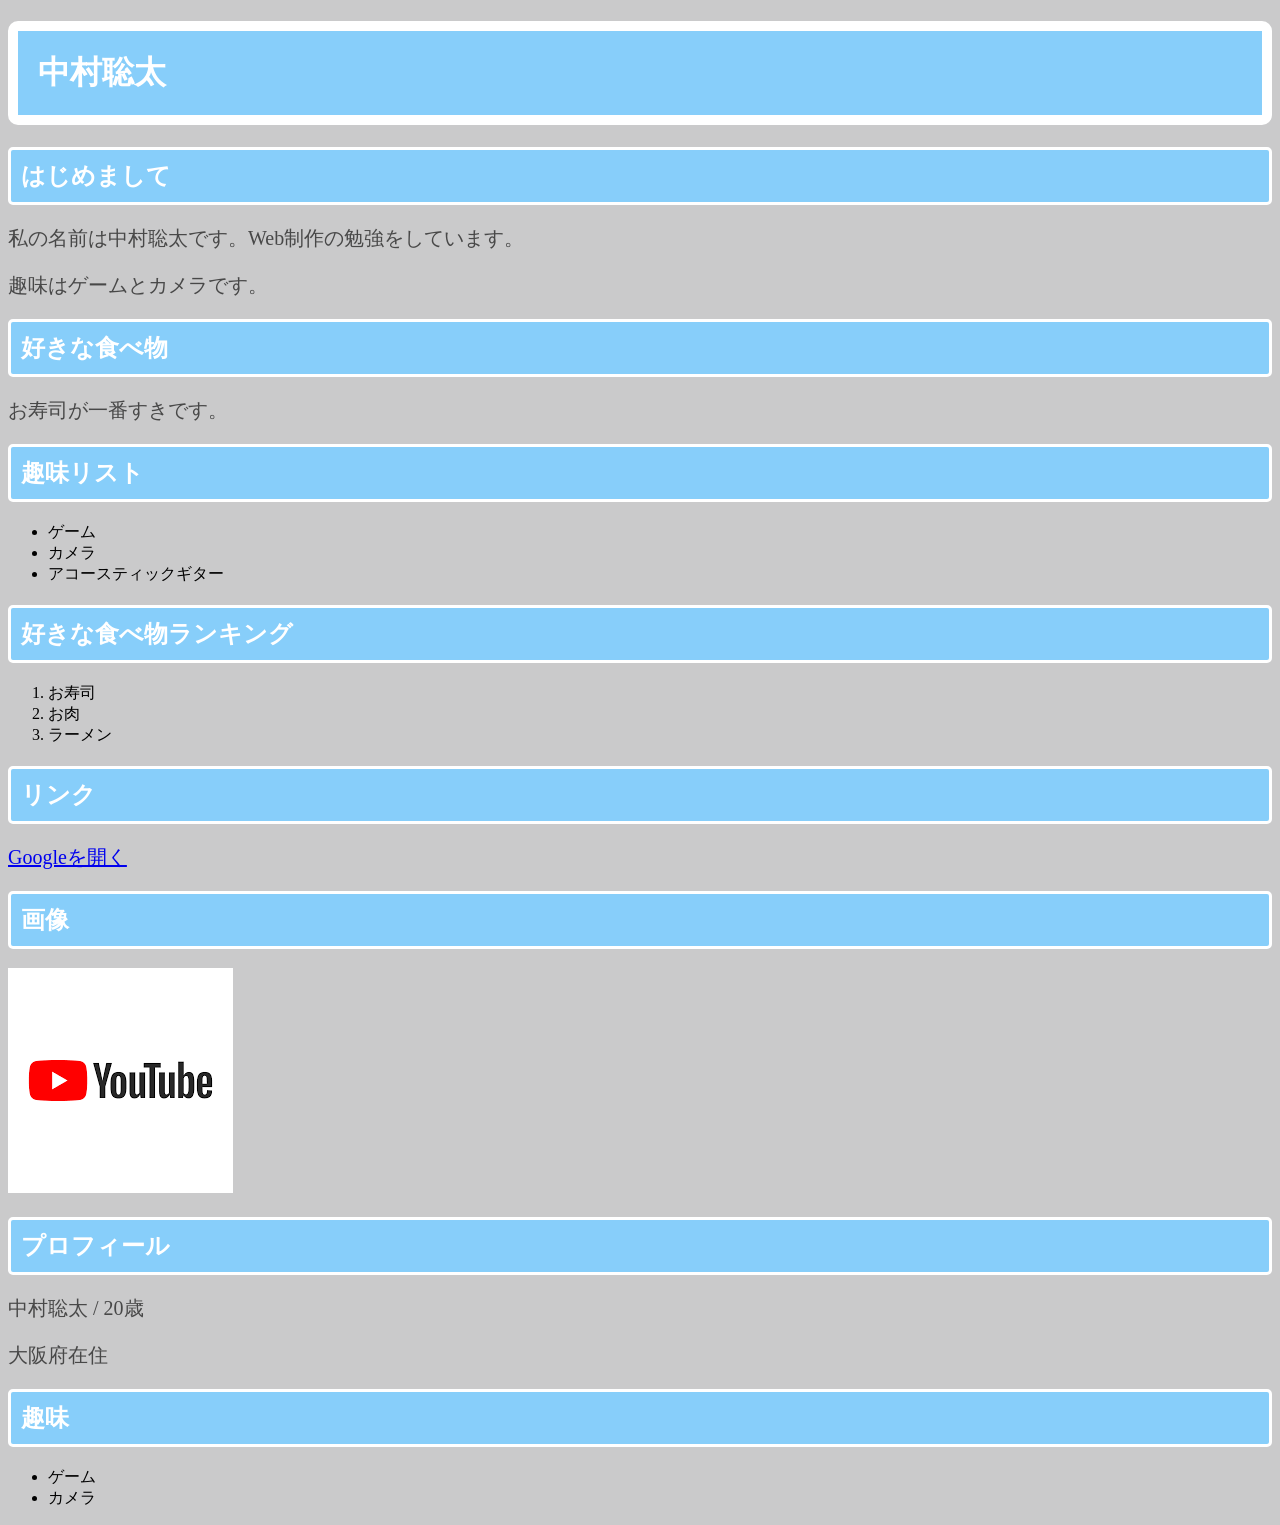
<file: exercises/lesson01/index.html>
<!doctype html>
<html lang="ja">
  <head>
    <meta charset="UTF-8" />
    <meta name="viewport" content="width=device-width, initial-scale=1.0" />
    <title>HTML基礎レッスン</title>
    <link rel="stylesheet" href="style.css" />
  </head>
  <body>
    <!-- Step 1: 見出しを書いてみよう -->
    <h1>中村聡太</h1>

    <h2>はじめまして</h2>
    <p>私の名前は中村聡太です。Web制作の勉強をしています。</p>
    <p>趣味はゲームとカメラです。</p>

    <h2 class="highlight">好きな食べ物</h2>
    <p>お寿司が一番すきです。</p>

    <h2>趣味リスト</h2>
    <ul>
      <li>ゲーム</li>
      <li>カメラ</li>
      <li>アコースティックギター</li>
    </ul>

    <h2>好きな食べ物ランキング</h2>
    <ol>
      <li>お寿司</li>
      <li>お肉</li>
      <li>ラーメン</li>
    </ol>

    <h2>リンク</h2>
    <p><a href="https://www.youtube.com/?app=desktop&hl=ja">Googleを開く</a></p>

    <h2>画像</h2>
    <img
      src="[data-uri]"
      alt="サンプル画像"
    />

    <div>
      <h2>プロフィール</h2>
      <p>中村聡太 / 20歳</p>
      <p>大阪府在住</p>
    </div>

    <div>
      <h2>趣味</h2>
      <ul>
        <li>ゲーム</li>
        <li>カメラ</li>
      </ul>
    </div>

    <!-- Step 4: ここに <a> リンクと <img> 画像を追加しよう -->

    <!-- Step 5: <div> でグループ化してみよう -->
  </body>
</html>
</file>
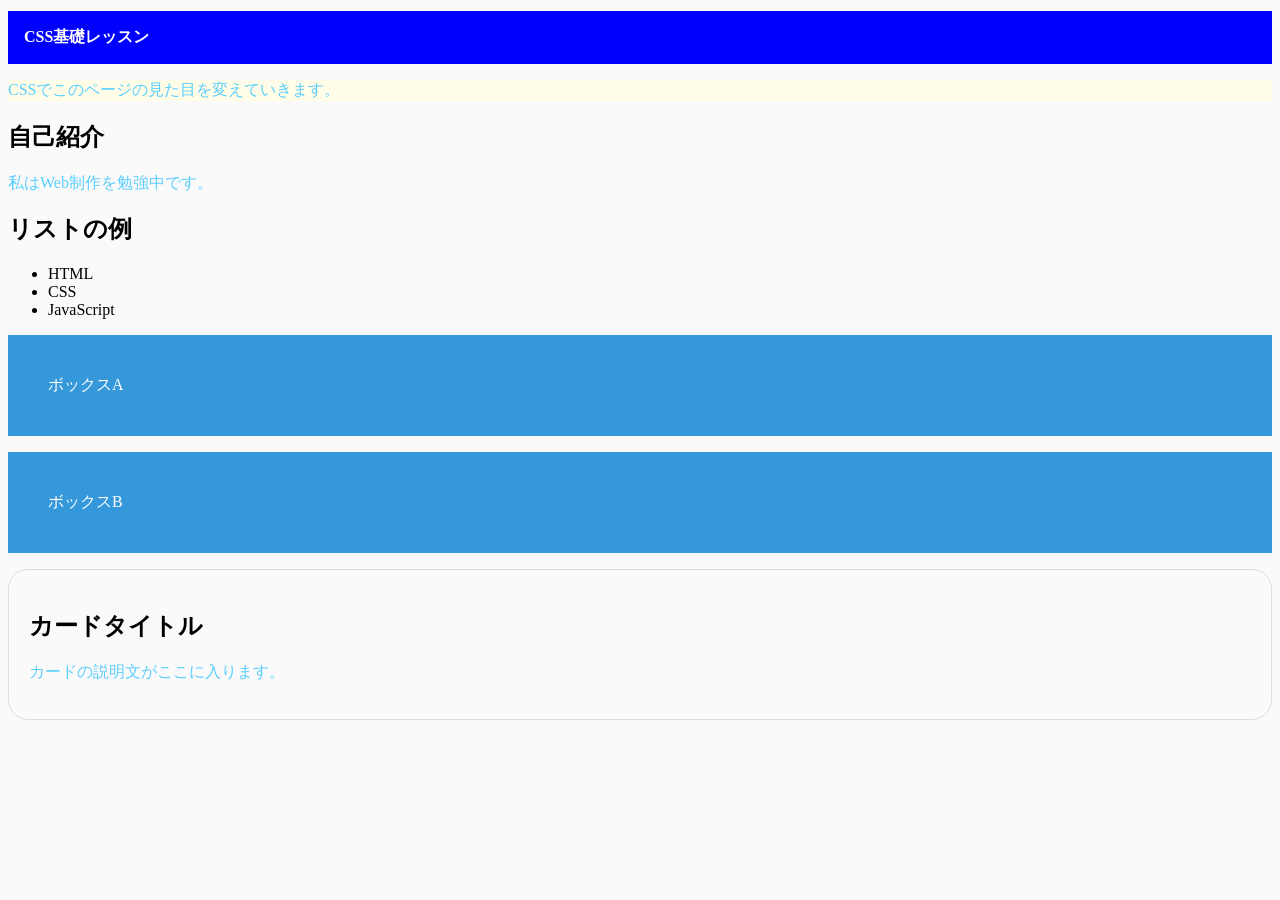
<file: exercises/lesson02/index.html>
<!doctype html>
<html lang="ja">
  <head>
    <meta charset="UTF-8" />
    <meta name="viewport" content="width=device-width, initial-scale=1.0" />
    <title>CSS基礎レッスン</title>
    <link rel="stylesheet" href="style.css" />
  </head>
  <body>
    <h1>CSS基礎レッスン</h1>
    <p class="highlight">CSSでこのページの見た目を変えていきます。</p>

    <h2>自己紹介</h2>
    <p>私はWeb制作を勉強中です。</p>

    <h2>リストの例</h2>
    <ul>
      <li>HTML</li>
      <li>CSS</li>
      <li>JavaScript</li>
    </ul>

    <div class="box">ボックスA</div>
    <div class="box">ボックスB</div>

    <div class="card">
      <h2>カードタイトル</h2>
      <p>カードの説明文がここに入ります。</p>
    </div>
  </body>
</html>
</file>
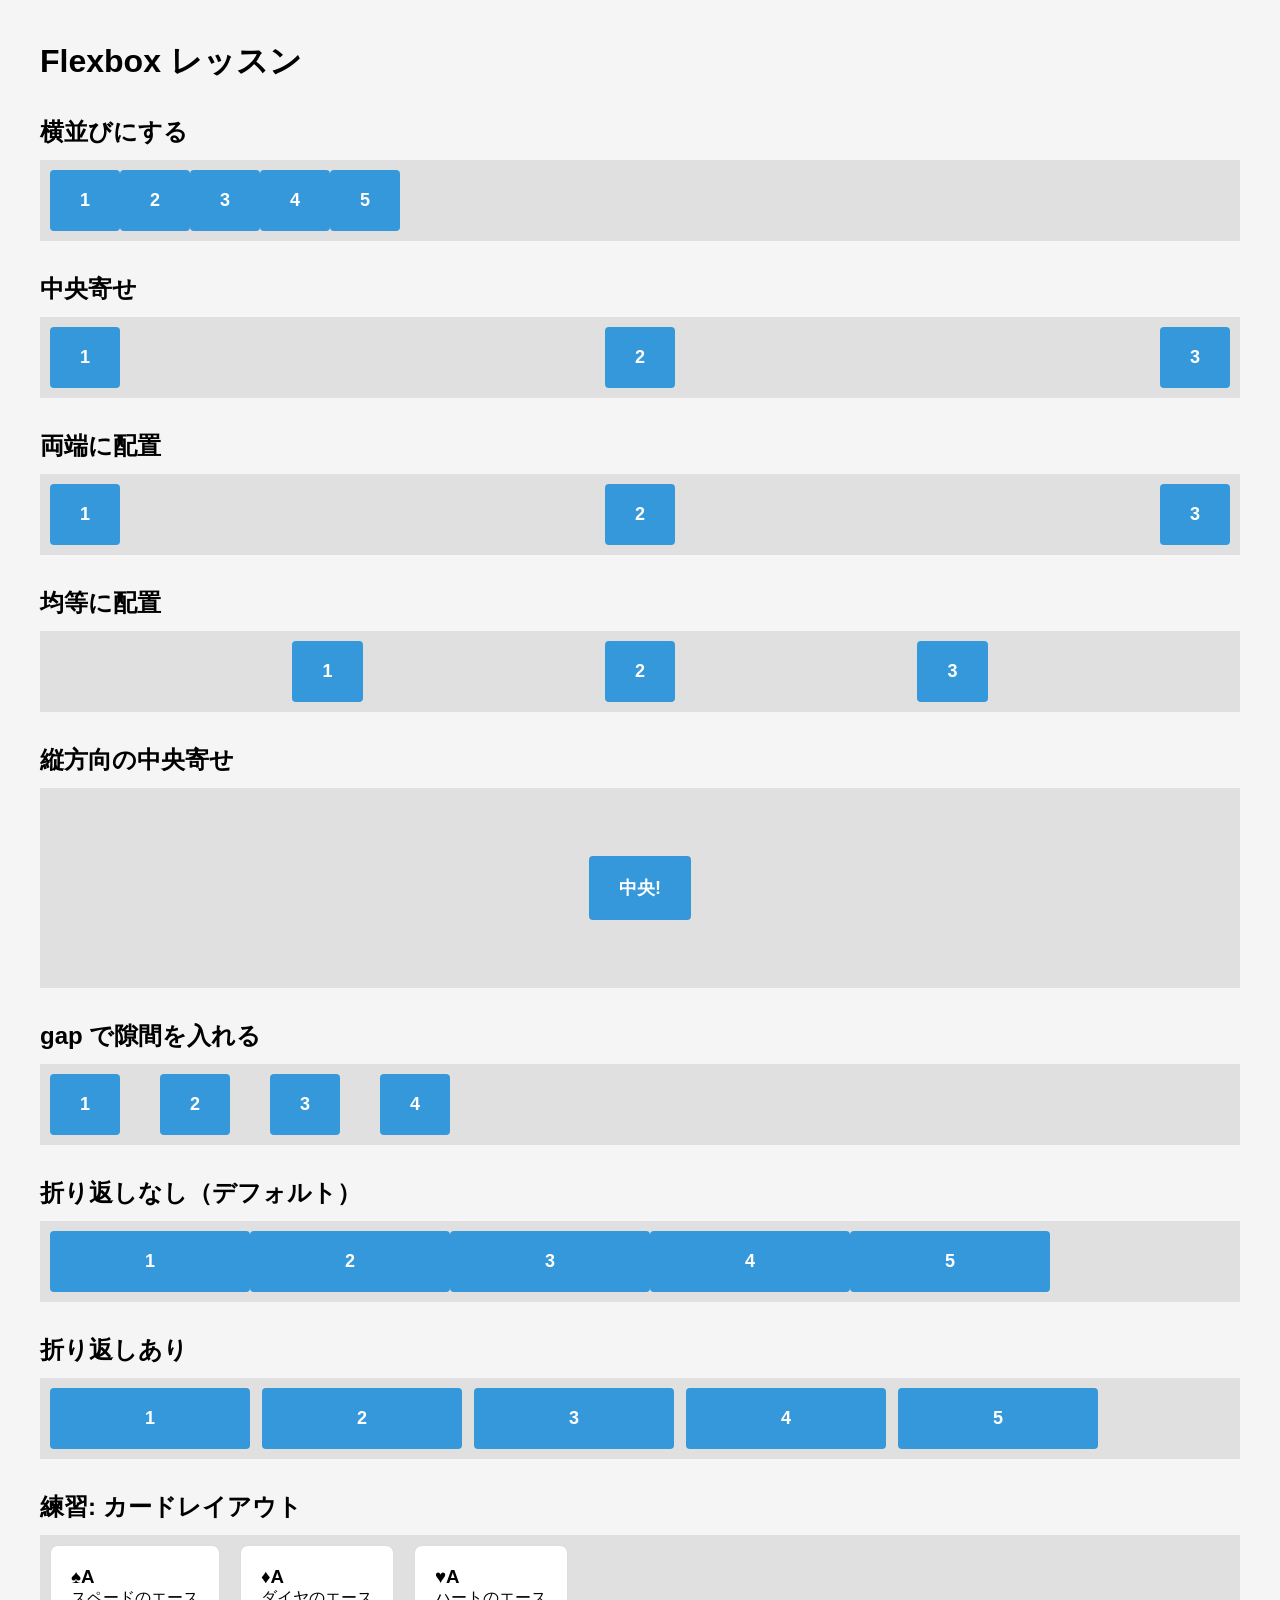
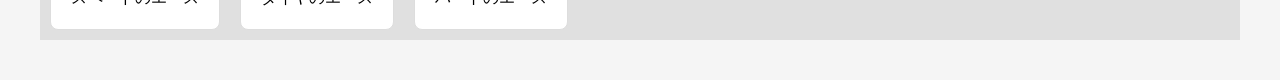
<file: exercises/lesson03/index.html>
<!doctype html>
<html lang="ja">
  <head>
    <meta charset="UTF-8" />
    <meta name="viewport" content="width=device-width, initial-scale=1.0" />
    <title>Flexboxレッスン</title>
    <link rel="stylesheet" href="style.css" />
  </head>
  <body>
    <h1>Flexbox レッスン</h1>

    <!-- Step 1: display: flex で横並び -->
    <h2>横並びにする</h2>
    <div class="container">
      <div class="item">1</div>
      <div class="item">2</div>
      <div class="item">3</div>
      <div class="item">4</div>
      <div class="item">5</div>
    </div>

    <!-- Step 2: justify-content -->
    <h2>中央寄せ</h2>
    <div class="container jc-center">
      <div class="item">1</div>
      <div class="item">2</div>
      <div class="item">3</div>
    </div>

    <h2>両端に配置</h2>
    <div class="container jc-between">
      <div class="item">1</div>
      <div class="item">2</div>
      <div class="item">3</div>
    </div>

    <h2>均等に配置</h2>
    <div class="container jc-evenly">
      <div class="item">1</div>
      <div class="item">2</div>
      <div class="item">3</div>
    </div>

    <!-- Step 3: align-items: center -->
    <h2>縦方向の中央寄せ</h2>
    <div class="container center-both">
      <div class="item">中央!</div>
    </div>

    <!-- Step 4: gap -->
    <h2>gap で隙間を入れる</h2>
    <div class="container gap-demo">
      <div class="item">1</div>
      <div class="item">2</div>
      <div class="item">3</div>
      <div class="item">4</div>
    </div>

    <!-- Step 5: flex-wrap -->
    <h2>折り返しなし（デフォルト）</h2>
    <div class="container nowrap-demo">
      <div class="item wide">1</div>
      <div class="item wide">2</div>
      <div class="item wide">3</div>
      <div class="item wide">4</div>
      <div class="item wide">5</div>
    </div>

    <h2>折り返しあり</h2>
    <div class="container wrap-demo">
      <div class="item wide">1</div>
      <div class="item wide">2</div>
      <div class="item wide">3</div>
      <div class="item wide">4</div>
      <div class="item wide">5</div>
    </div>

    <!-- 練習問題: カードを3つ横並びにしよう -->
    <h2>練習: カードレイアウト</h2>
    <div class="card-container">
      <div class="card1">
        <h3>♠A</h3>
        <p>スペードのエース</p>
      </div>
      <div class="card2">
        <h3>♦A</h3>
        <p>ダイヤのエース</p>
      </div>
      <div class="card3">
        <h3>♥A</h3>
        <p>ハートのエース</p>
      </div>
      <!-- ここにカードを3つ作ってみよう -->
    </div>
  </body>
</html>
</file>
<file: exercises/lesson01/style.css>
body {
  background-color: #cacacb;
}
h1 {
  color: #ffffff;
  background-color: lightskyblue;
  padding: 20px;
  border: 10px solid white;
  border-radius: 10px;
}
p {
  color: rgb(72, 72, 72);
  font-size: 20px;
}
.highlight {
  color: white;
  background-color: lightskyblue;
}
h2 {
  background-color: lightskyblue;
  color: #ffffff;
  border: 3px solid #ffffff;
  border-radius: 5px;
}
h2 {
  padding: 10px;
}
</file>
<file: exercises/lesson02/style.css>
/* ===== Step 2: 文字の色とサイズ ===== */
/* h1 と p にスタイルを書いてみよう */

h1 {
  color: #f31f1f;
  font-size: 16px;
}

p {
  color: #5aceff;
  font-size: 16px;
}

body {
  background-color: #fafafa;
}

h1 {
  color: white;
  background-color: #0000ff;
  padding: 16px;
}

.box {
  background-color: #3498db;
  color: white;
  padding: 40px;
  margin-bottom: 16px;
}

.highlight {
  background-color: #fffde7;
}

.card {
  border: 1px solid #ddd;
  border-radius: 20px;
  padding: 20px;
  margin-bottom: 16px;
}
/* ===== Step 3: 背景色 ===== */
/* body や h1 に background-color を追加しよう */

/* ===== Step 4: クラスセレクタ ===== */
/* .box にスタイルを書いてみよう */

/* ===== Step 5: 余白（margin, padding） ===== */
/* padding と margin を調整しよう */

/* ===== Step 6: 枠線と角丸 ===== */
/* .card に border と border-radius を追加しよう */
</file>
<file: exercises/lesson03/style.css>
/* ===== リセット・基本設定 ===== */
* {
  margin: 0;
  padding: 0;
  box-sizing: border-box;
}

body {
  padding: 40px;
  font-family: sans-serif;
  background-color: #f5f5f5;
}

h1 {
  margin-bottom: 24px;
}

h2 {
  margin-top: 32px;
  margin-bottom: 12px;
}

/* コンテナ（親要素）の見た目 */
.container {
  background-color: #e0e0e0;
  padding: 10px;
  margin-bottom: 16px;
  display: flex;
}

/* アイテム（子要素）の見た目 */
.item {
  background-color: #3498db;
  color: white;
  padding: 20px 30px;
  text-align: center;
  font-weight: bold;
  font-size: 18px;
  border-radius: 4px;
}

/* ===== Step 2: justify-content ===== */
/* ガイドに沿って .jc-center, .jc-between, .jc-evenly を書こう */
.jc-center {
  justify-content: space-between;
}
.jc-between {
  justify-content: space-between;
}
.jc-evenly {
  justify-content: space-evenly;
}

/* ===== Step 3: align-items: center ===== */
/* .center-both に justify-content, align-items, height を書こう */
.center-both {
  justify-content: center;
  align-items: center;
  height: 200px;
}

/* ===== Step 4: gap ===== */
/* .gap-demo に gap を追加しよう */
.item.wide {
  min-width: 200px;
}

/* ===== Step 5: flex-wrap ===== */
.item.wide {
  min-width: 200px;
}

.nowrap-demo {
  /* デフォルト：折り返さない（はみ出す） */
}

.wrap-demo {
  flex-wrap: wrap;
  gap: 12px;
}

/* .wrap-demo に flex-wrap と gap を書こう */
.gap-demo {
  gap: 40px;
}

/* ===== 練習問題: カードレイアウト ===== */
/* .card-container と .card のスタイルを自分で書いてみよう */
.card-container {
  background-color: #e0e0e0;
  padding: 10px;
  display: flex;
  gap: 20px;
}

.card1 {
  background-color: white;
  padding: 20px;
  border: 1px solid #ddd;
  border-radius: 8px;
}
.card2 {
  background-color: white;
  padding: 20px;
  border: 1px solid #ddd;
  border-radius: 8px;
}
.card3 {
  background-color: white;
  padding: 20px;
  border: 1px solid #ddd;
  border-radius: 8px;
}
</file>
